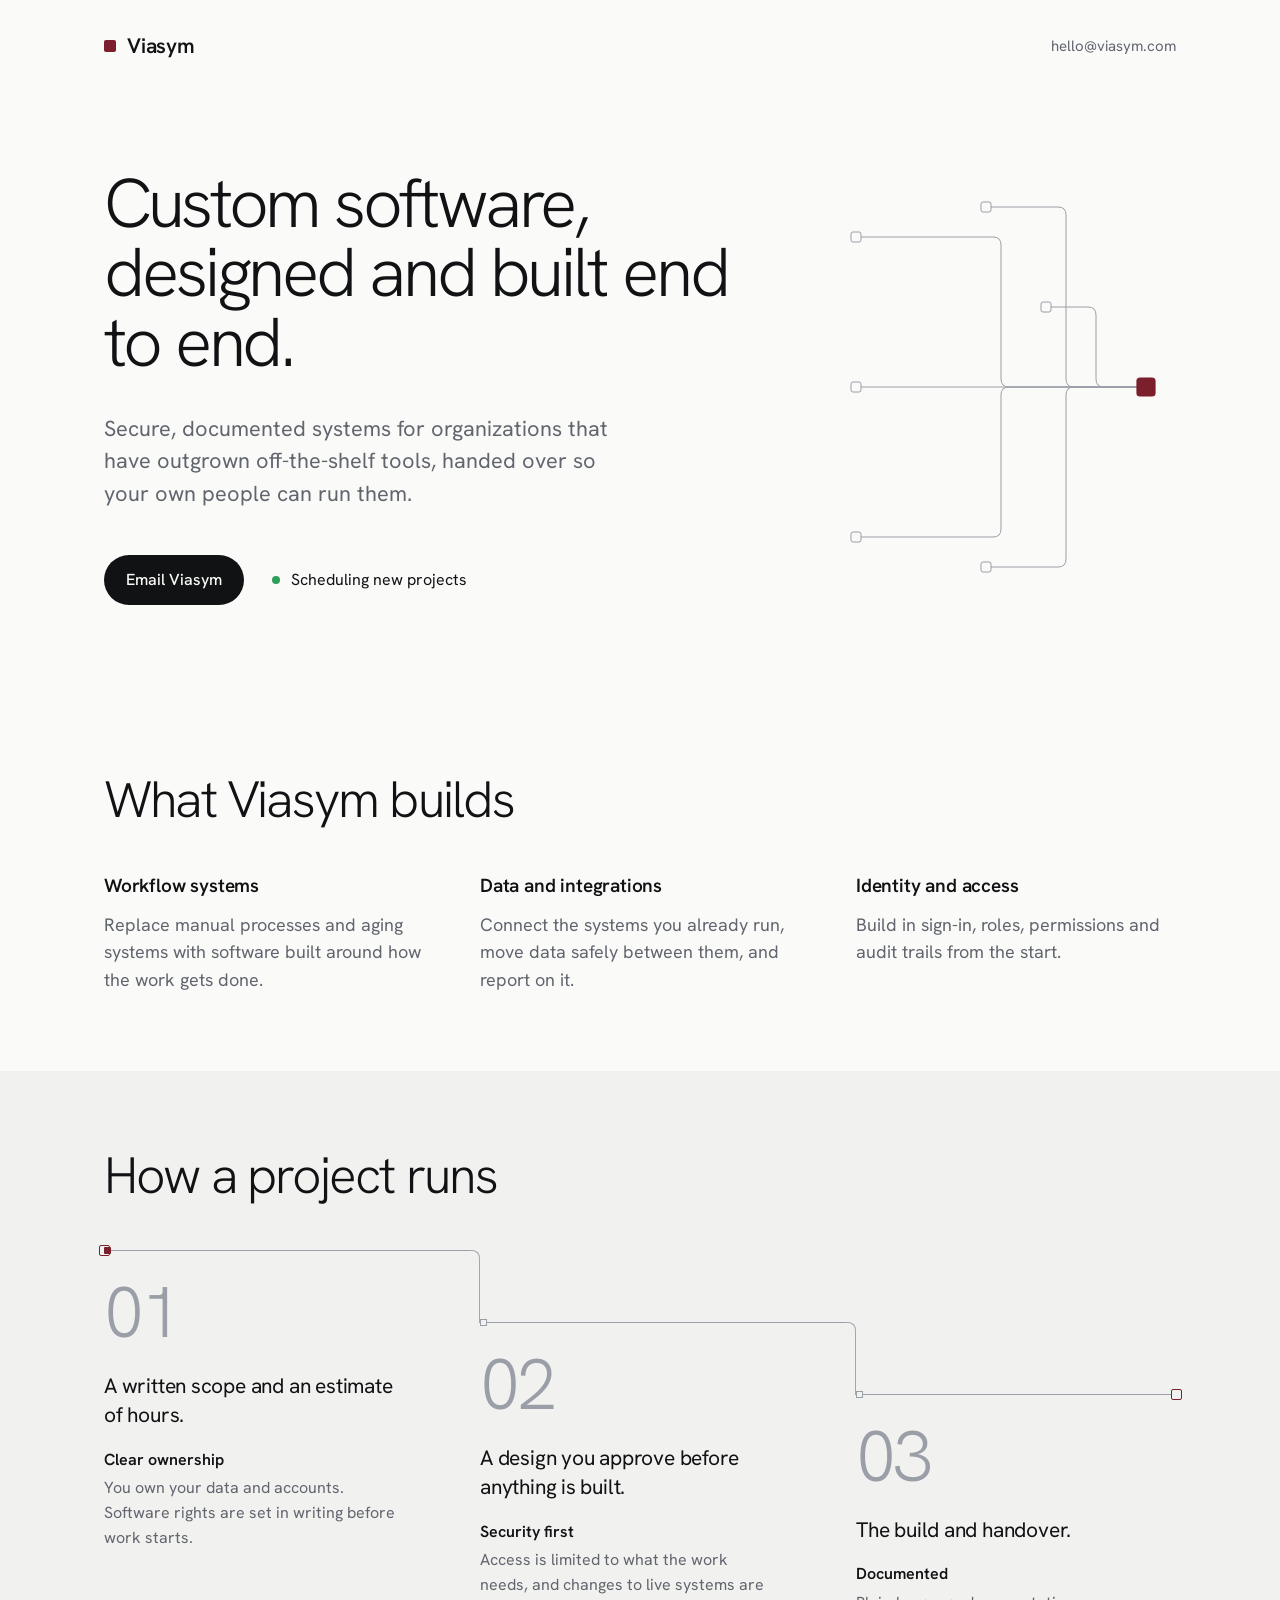
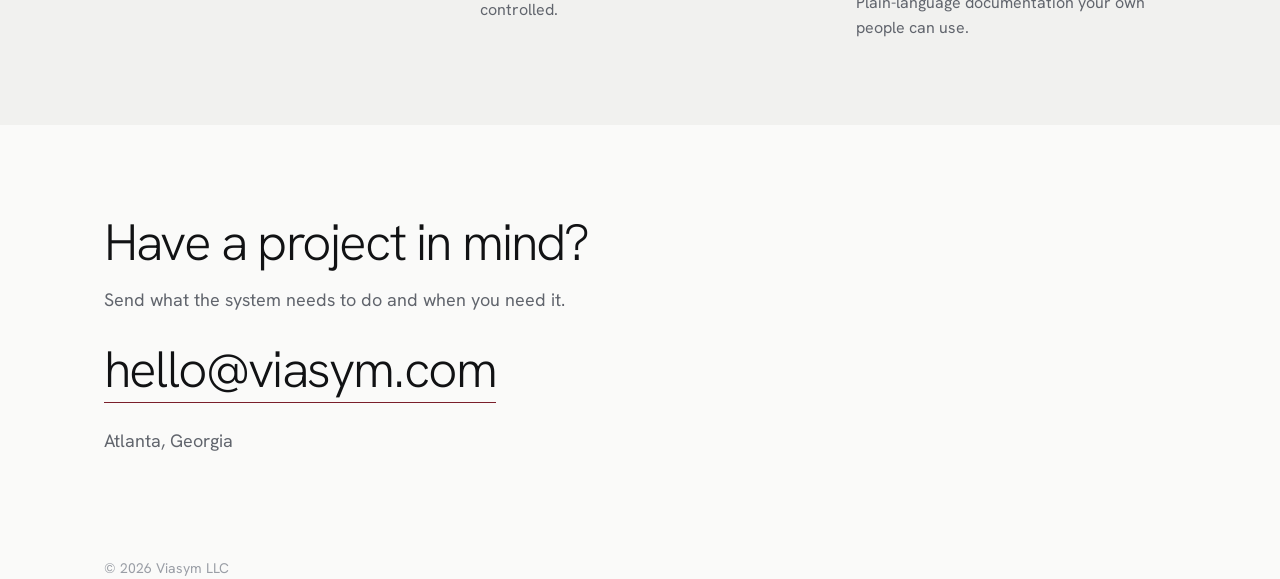
<file: index.html>
<!doctype html>
<html lang="en">
<head>
<meta charset="utf-8">
<meta name="viewport" content="width=device-width, initial-scale=1">
<title>Viasym | Custom software, built end to end</title>
<meta name="description" content="Secure, documented systems for organizations that have outgrown off-the-shelf tools, handed over so your own people can run them.">
<meta name="color-scheme" content="light dark">
<link rel="icon" href="favicon.svg" type="image/svg+xml">
<link rel="preload" href="fonts/hanken-grotesk.woff2" as="font" type="font/woff2" crossorigin>
<link rel="stylesheet" href="styles.css?v=11">
</head>
<body>
<header class="wrap top">
    <a class="mark" href="/"><span></span>Viasym</a>
    <a class="toplink" href="mailto:hello@viasym.com">hello@viasym.com</a>
  </header>
<main>
<section class="wrap hero">
    <div class="hero-text">
    <svg class="net-m" id="netm" viewBox="0 0 340 88" aria-hidden="true" focusable="false">
      <path class="ln" style="--i:0" d="M11 46 H323" pathLength="1"/>
      <path class="ln" style="--i:1" d="M11 10 H90 Q96 10 96 16 V40 Q96 46 102 46 H323" pathLength="1"/>
      <path class="ln" style="--i:2" d="M57 80 H144 Q150 80 150 74 V52 Q150 46 156 46 H323" pathLength="1"/>
      <path class="ln" style="--i:3" d="M123 22 H200 Q206 22 206 28 V40 Q206 46 212 46 H323" pathLength="1"/>
      <path class="ln" style="--i:4" d="M175 66 H244 Q250 66 250 60 V52 Q250 46 256 46 H323" pathLength="1"/>
      <rect class="nd" style="--i:0" x="1" y="41" width="10" height="10" rx="2"/>
      <rect class="nd" style="--i:1" x="1" y="5" width="10" height="10" rx="2"/>
      <rect class="nd" style="--i:2" x="47" y="75" width="10" height="10" rx="2"/>
      <rect class="nd" style="--i:3" x="113" y="17" width="10" height="10" rx="2"/>
      <rect class="nd" style="--i:4" x="165" y="61" width="10" height="10" rx="2"/>
      <rect class="px" x="-3.5" y="-3.5" width="7" height="7" rx="1" opacity="0"><set attributeName="opacity" to="1" begin="2.0s; netm.mouseenter+0.0s"/><animateMotion dur="1.6s" begin="2.0s; netm.mouseenter+0.0s" fill="freeze" calcMode="spline" keyTimes="0;1" keySplines="0.65 0 0.35 1" path="M11 10 H90 Q96 10 96 16 V40 Q96 46 102 46 H323"/><set attributeName="opacity" to="0" begin="3.6s; netm.mouseenter+1.6s"/></rect>
      <rect class="px" x="-3.5" y="-3.5" width="7" height="7" rx="1" opacity="0"><set attributeName="opacity" to="1" begin="2.4s; netm.mouseenter+0.4s"/><animateMotion dur="1.6s" begin="2.4s; netm.mouseenter+0.4s" fill="freeze" calcMode="spline" keyTimes="0;1" keySplines="0.65 0 0.35 1" path="M57 80 H144 Q150 80 150 74 V52 Q150 46 156 46 H323"/><set attributeName="opacity" to="0" begin="4.0s; netm.mouseenter+2.0s"/></rect>
      <rect class="px" x="-3.5" y="-3.5" width="7" height="7" rx="1" opacity="0"><set attributeName="opacity" to="1" begin="2.8s; netm.mouseenter+0.8s"/><animateMotion dur="1.6s" begin="2.8s; netm.mouseenter+0.8s" fill="freeze" calcMode="spline" keyTimes="0;1" keySplines="0.65 0 0.35 1" path="M175 66 H244 Q250 66 250 60 V52 Q250 46 256 46 H323"/><set attributeName="opacity" to="0" begin="4.4s; netm.mouseenter+2.4s"/></rect>
      <rect class="hub" x="323" y="37" width="18" height="18" rx="3"><animate attributeName="fill-opacity" values="1;0.35;1" dur="0.6s" begin="netm.mouseenter+2.4s"/></rect>
      </svg>
    <h1 aria-label="Custom software, designed and built end to end."><span aria-hidden="true"><span class="w"><span style="--i:0">Custom</span></span> <span class="w"><span style="--i:1">software,</span></span> <span class="w"><span style="--i:2">designed</span></span> <span class="w"><span style="--i:3">and</span></span> <span class="w"><span style="--i:4">built</span></span> <span class="w"><span style="--i:5">end</span></span> <span class="w"><span style="--i:6">to</span></span> <span class="w"><span style="--i:7">end.</span></span></span></h1>
    <p>Secure, documented systems for organizations that have outgrown off-the-shelf tools, handed over so your own people can run them.</p>
    <div class="cta">
      <a class="btn" href="mailto:hello@viasym.com">Email Viasym</a>
      <span class="status"><i></i>Scheduling new projects</span>
    </div>
    </div>
    <svg class="net" id="netd" viewBox="0 0 360 420" aria-hidden="true" focusable="false">
      <path class="ln" style="--i:0" d="M45 60 H177.0 Q185.0 60 185.0 68 V202 Q185.0 210 193.0 210 H321" pathLength="1"/>
      <path class="ln" style="--i:1" d="M45 210 H321" pathLength="1"/>
      <path class="ln" style="--i:2" d="M45 360 H177.0 Q185.0 360 185.0 352 V218 Q185.0 210 193.0 210 H321" pathLength="1"/>
      <path class="ln" style="--i:3" d="M175 30 H242.0 Q250.0 30 250.0 38 V202 Q250.0 210 258.0 210 H321" pathLength="1"/>
      <path class="ln" style="--i:4" d="M175 390 H242.0 Q250.0 390 250.0 382 V218 Q250.0 210 258.0 210 H321" pathLength="1"/>
      <path class="ln" style="--i:5" d="M235 130 H272.0 Q280.0 130 280.0 138 V202 Q280.0 210 288.0 210 H321" pathLength="1"/>
      <rect class="nd" style="--i:0" x="35" y="55" width="10" height="10" rx="2"/>
      <rect class="nd" style="--i:1" x="35" y="205" width="10" height="10" rx="2"/>
      <rect class="nd" style="--i:2" x="35" y="355" width="10" height="10" rx="2"/>
      <rect class="nd" style="--i:3" x="165" y="25" width="10" height="10" rx="2"/>
      <rect class="nd" style="--i:4" x="165" y="385" width="10" height="10" rx="2"/>
      <rect class="nd" style="--i:5" x="225" y="125" width="10" height="10" rx="2"/>
      <rect class="px" x="-3.5" y="-3.5" width="7" height="7" rx="1" opacity="0">
        <set attributeName="opacity" to="1" begin="2.0s; netd.mouseenter+0.0s"/>
        <animateMotion dur="1.6s" begin="2.0s; netd.mouseenter+0.0s" fill="freeze" calcMode="spline" keyTimes="0;1" keySplines="0.65 0 0.35 1" path="M45 60 H177.0 Q185.0 60 185.0 68 V202 Q185.0 210 193.0 210 H321"/>
        <set attributeName="opacity" to="0" begin="3.6s; netd.mouseenter+1.6s"/>
      </rect>
      <rect class="px" x="-3.5" y="-3.5" width="7" height="7" rx="1" opacity="0">
        <set attributeName="opacity" to="1" begin="2.4s; netd.mouseenter+0.4s"/>
        <animateMotion dur="1.6s" begin="2.4s; netd.mouseenter+0.4s" fill="freeze" calcMode="spline" keyTimes="0;1" keySplines="0.65 0 0.35 1" path="M45 210 H321"/>
        <set attributeName="opacity" to="0" begin="4.0s; netd.mouseenter+2.0s"/>
      </rect>
      <rect class="px" x="-3.5" y="-3.5" width="7" height="7" rx="1" opacity="0">
        <set attributeName="opacity" to="1" begin="2.8s; netd.mouseenter+0.8s"/>
        <animateMotion dur="1.6s" begin="2.8s; netd.mouseenter+0.8s" fill="freeze" calcMode="spline" keyTimes="0;1" keySplines="0.65 0 0.35 1" path="M235 130 H272.0 Q280.0 130 280.0 138 V202 Q280.0 210 288.0 210 H321"/>
        <set attributeName="opacity" to="0" begin="4.4s; netd.mouseenter+2.4s"/>
      </rect>
      <rect class="hub" x="321" y="201" width="18" height="18" rx="3"><animate attributeName="fill-opacity" values="1;0.35;1" dur="0.6s" begin="netd.mouseenter+2.4s"/></rect>
      </svg>
</section>

  <section class="wrap block">
    <h2>What Viasym builds</h2>
    <div class="cols">
      <div class="item"><h3>Workflow systems</h3><p>Replace manual processes and aging systems with software built around how the work gets done.</p></div>
      <div class="item"><h3>Data and integrations</h3><p>Connect the systems you already run, move data safely between them, and report on it.</p></div>
      <div class="item"><h3>Identity and access</h3><p>Build in sign-in, roles, permissions and audit trails from the start.</p></div>
    </div>
  </section>

  <section class="process">
    <div class="wrap block">
      <h2>How a project runs</h2>
      <ol class="steps">
        <li><span class="start" aria-hidden="true"></span><span class="node" aria-hidden="true"></span><span class="hop" aria-hidden="true"></span>A written scope and an estimate of hours.<span class="std"><b>Clear ownership</b>You own your data and accounts. Software rights are set in writing before work starts.</span></li>
        <li><span class="node" aria-hidden="true"></span><span class="hop" aria-hidden="true"></span>A design you approve before anything is built.<span class="std"><b>Security first</b>Access is limited to what the work needs, and changes to live systems are controlled.</span></li>
        <li><span class="node" aria-hidden="true"></span><span class="end" aria-hidden="true"></span>The build and handover.<span class="std"><b>Documented</b>Plain-language documentation your own people can use.</span></li>
      </ol>
    </div>
  </section>

  <section class="wrap contact">
    <h2>Have a project in mind?</h2>
    <p class="lead">Send what the system needs to do and when you need it.</p>
    <a class="email" href="mailto:hello@viasym.com">hello@viasym.com</a>
    <p class="place">Atlanta, Georgia</p>
  </section>
</main>

<footer class="wrap">© 2026 Viasym LLC</footer>
</body>
</html>
</file>
<file: styles.css>
@font-face{font-family:"Hanken Grotesk";src:url("fonts/hanken-grotesk.woff2") format("woff2");font-weight:100 900;font-display:swap}
:root{
  --paper:#FAFAF9; --ink:#111214; --muted:#61656D; --faint:#9A9EA6; --band:#F1F1EF;
  --maroon:#7A1F2B; --line:#7A1F2B;
  --wrap:1200px; --pad:clamp(20px,5vw,64px);
}
@media (prefers-color-scheme:dark){
  :root{--paper:#0E0F11;--ink:#EEEFF1;--muted:#9EA3AC;--faint:#6B7079;--band:#16171A;--line:#A23A49}
}
*{box-sizing:border-box;margin:0;padding:0}
html{-webkit-text-size-adjust:100%}
body{background:var(--paper);color:var(--ink);font-family:"Hanken Grotesk",system-ui,sans-serif;font-size:18px;line-height:1.55;font-weight:400}
a{color:inherit}
a:focus-visible{outline:2px solid currentColor;outline-offset:4px;border-radius:3px}
.wrap{max-width:var(--wrap);margin:0 auto;padding:0 var(--pad)}

header.top{display:flex;justify-content:space-between;align-items:center;padding-top:30px;padding-bottom:30px}
.mark{font-weight:600;font-size:21px;letter-spacing:-0.01em;text-decoration:none}
.mark span{display:inline-block;width:12px;height:12px;background:var(--maroon);border-radius:2px;margin-right:11px;transform:translateY(-1px)}
.toplink{font-size:15px;color:var(--muted);text-decoration:none}
.toplink:hover{color:var(--ink)}

/* Opening: large, light headline on a neutral canvas. */
.hero{padding-top:clamp(40px,6vw,80px);padding-bottom:clamp(56px,7vw,96px)}
.hero h1{font-weight:300;font-size:clamp(46px,8.2vw,112px);line-height:1;letter-spacing:-0.045em;max-width:13ch}
.hero p{margin-top:36px;font-size:clamp(19px,1.7vw,22px);color:var(--muted);max-width:44ch;line-height:1.5}
.cta{margin-top:44px;display:flex;flex-wrap:wrap;align-items:center;gap:18px 28px}
.btn{display:inline-block;background:var(--ink);color:var(--paper);text-decoration:none;font-weight:500;font-size:16px;padding:15px 26px;border-radius:999px;transition:opacity .15s}
.btn:hover{opacity:.86}
.status{font-size:15px;color:var(--muted);display:flex;align-items:center;gap:10px}
.status i{width:8px;height:8px;border-radius:50%;background:#2E9E5B;box-shadow:0 0 0 4px rgba(46,158,91,.16)}

.block{padding-top:clamp(48px,6vw,80px);padding-bottom:clamp(48px,6vw,80px)}
.block h2,.contact h2{font-weight:300;font-size:clamp(32px,4vw,52px);letter-spacing:-0.035em;line-height:1.08;margin-bottom:clamp(28px,3.5vw,44px)}
.cols{display:grid;grid-template-columns:repeat(3,minmax(0,1fr));gap:40px 56px}
.item h3{font-weight:600;font-size:19px;letter-spacing:-0.01em;margin-bottom:10px}
.item p{color:var(--muted);max-width:34ch}

.process{background:var(--band)}
.steps{list-style:none;counter-reset:s;display:grid;grid-template-columns:repeat(3,minmax(0,1fr));gap:40px 56px}
.steps li{counter-increment:s;font-size:21px;line-height:1.4;letter-spacing:-0.01em;padding-top:26px;border-top:1px solid var(--line);max-width:17ch}
.steps li::before{content:counter(s,decimal-leading-zero);display:block;font-weight:300;font-size:clamp(52px,5.6vw,76px);line-height:1;letter-spacing:-0.04em;color:var(--faint);margin-bottom:22px;font-variant-numeric:tabular-nums}

.contact{padding-top:clamp(56px,7vw,96px);padding-bottom:clamp(64px,8vw,104px)}
.contact h2{margin-bottom:0}
.contact .lead{margin-top:16px;color:var(--muted);max-width:56ch}
.email{display:inline-block;margin-top:28px;font-weight:300;font-size:clamp(30px,4vw,52px);letter-spacing:-0.035em;text-decoration:none;line-height:1.1;border-bottom:1px solid var(--line);padding-bottom:4px;transition:border-bottom-width .15s}
.email:hover{border-bottom-width:3px}
.place{margin-top:24px;color:var(--muted)}
footer{padding-top:28px;padding-bottom:40px;font-size:14px;color:var(--faint)}

@media (max-width:820px){
  .cols,.steps{grid-template-columns:1fr;gap:36px}
  .steps li{max-width:none}
  .toplink{display:none}
}

@keyframes rise{from{opacity:0;transform:translateY(14px)}to{opacity:1;transform:none}}
@keyframes ping{0%{box-shadow:0 0 0 0 rgba(46,158,91,.5)}100%{box-shadow:0 0 0 10px rgba(46,158,91,0)}}
.hero .w{display:inline-block;overflow:hidden;vertical-align:top;padding-bottom:.08em;margin-bottom:-.08em}
.hero .w>span{display:inline-block;animation:wordup .9s cubic-bezier(.16,1,.3,1) both;animation-delay:calc(var(--i)*60ms)}
@keyframes wordup{from{transform:translateY(105%)}to{transform:none}}
.hero p,.hero .cta{animation:rise .8s cubic-bezier(.16,1,.3,1) both}
.hero p{animation-delay:.55s}.hero .cta{animation-delay:.68s}

/* The process line draws once as the steps scroll into view (browsers that support scroll-linked CSS; others show it drawn). */
.steps li{position:relative;border-top:0}
.steps li::after{content:"";position:absolute;left:0;top:0;width:100%;height:1px;background:var(--line);transform-origin:left}
@supports (animation-timeline: view()){
  .steps li::after{transform:scaleX(0);animation:draw linear both;animation-timeline:view();animation-range:entry 30% cover 45%}
  .steps li:nth-child(2)::after{animation-range:entry 40% cover 50%}
  .steps li:nth-child(3)::after{animation-range:entry 50% cover 55%}
  .steps li::before{animation:fadein linear both;animation-timeline:view();animation-range:entry 30% cover 45%}
}
@keyframes draw{to{transform:scaleX(1)}}
@keyframes fadein{from{opacity:0;transform:translateY(10px)}to{opacity:1;transform:none}}
.status i{animation:ping 1.2s ease-out .9s 3 both}
@media (prefers-reduced-motion:reduce){.hero .w>span,.hero p,.hero .cta,.status i,.steps li::after,.steps li::before{animation:none!important;transform:none!important;opacity:1!important}.btn,.email{transition:none}}

/* Connection motif: separate systems wired into one Viasym square. Draws once on load. */
.hero{display:grid;grid-template-columns:minmax(0,1fr) minmax(0,360px);align-items:center;gap:48px}
.net{width:100%;height:auto;max-width:360px;justify-self:end;overflow:visible}
.net .ln{fill:none;stroke:var(--faint);stroke-width:1;stroke-dasharray:1;stroke-dashoffset:1;animation:wire 1.3s cubic-bezier(.65,0,.35,1) forwards;animation-delay:calc(.9s + var(--i)*120ms)}
.net .nd{fill:none;stroke:var(--faint);stroke-width:1;opacity:0;animation:appear .5s ease forwards;animation-delay:calc(.7s + var(--i)*120ms)}
.net .hub{fill:var(--maroon);opacity:0;transform-box:fill-box;transform-origin:center;animation:hub .6s cubic-bezier(.16,1,.3,1) forwards;animation-delay:2.4s}
@keyframes wire{to{stroke-dashoffset:0}}
@keyframes appear{to{opacity:1}}
@keyframes hub{from{opacity:0;transform:scale(.4)}to{opacity:1;transform:none}}
@media (prefers-color-scheme:dark){.net .hub{fill:#A23A49}}

/* Process: one continuous wire through the three steps, a node at each. */
.steps li::after{width:calc(100% + 56px);top:3px}
.steps li:last-child::after{width:100%}
.steps li{padding-top:30px}
.steps li > .node{display:none}
.steps li{background:linear-gradient(var(--maroon),var(--maroon)) 0 0/7px 7px no-repeat}
@media (prefers-color-scheme:dark){.steps li{background-image:linear-gradient(#A23A49,#A23A49)}}

@media (max-width:820px){
  .hero{grid-template-columns:1fr}
  .net{max-width:240px;justify-self:start;order:-1;margin-bottom:8px}
  .steps li::after{width:100%}
}
@media (prefers-reduced-motion:reduce){.net .ln,.net .nd,.net .hub{animation:none!important;stroke-dashoffset:0;opacity:1}}
.hero h1{font-size:clamp(38px,5.4vw,76px);max-width:none}
.steps li{max-width:none;padding-right:24px}

/* Traveling pixels: three pass along their wires into the hub once, then the hub fills. */
.net .px{fill:var(--maroon)}
@media (prefers-color-scheme:dark){.net .px{fill:#A23A49}}
.net .hub{opacity:1;transform:none;fill:transparent;stroke:var(--maroon);stroke-width:1.2;animation:hubfill .4s ease forwards;animation-delay:4.4s}
@media (prefers-color-scheme:dark){.net .hub{stroke:#A23A49}}
@keyframes hubfill{to{fill:var(--maroon)}}
@media (prefers-color-scheme:dark){@keyframes hubfill{to{fill:#A23A49}}}

/* Process: one pixel rides the wire, moved by the reader's scroll. */
.steps{position:relative}
.steps::after{content:"";position:absolute;width:7px;height:7px;background:var(--maroon);top:0;left:0;opacity:0;pointer-events:none}
@media (prefers-color-scheme:dark){.steps::after{background:#A23A49}}
@supports (animation-timeline: view()){
  .steps::after{opacity:1;animation:ride linear both;animation-timeline:view();animation-range:cover 20% cover 75%}
}
@keyframes ride{from{left:0}to{left:calc(100% - 7px)}}
@media (max-width:820px){
  .steps::before{content:"";position:absolute;left:3px;top:3px;bottom:0;width:1px;background:var(--line);opacity:.5}
  @supports (animation-timeline: view()){.steps::after{animation-name:ridedown;animation-range:cover 25% cover 70%}}
}
@keyframes ridedown{from{top:0;left:0}to{top:calc(100% - 7px);left:0}}
@media (prefers-reduced-motion:reduce){
  .net .px{display:none}
  .net .hub{animation:none;fill:var(--maroon)}
  .steps::after{display:none}
}

/* 404 page */
.nf{padding-top:clamp(72px,13vw,176px);padding-bottom:140px}
.nf h1{font-weight:300;font-size:clamp(40px,6vw,72px);letter-spacing:-0.04em;line-height:1.05}
.nf p{margin-top:20px;color:var(--muted)}

/* Phone: a wide, short version of the diagram leads into the headline. */
.net-m{display:none}
.net .ln,.net-m .ln{}
@media (max-width:820px){
  .net{display:none}
  .net-m{display:block;width:100%;max-width:420px;height:auto;overflow:visible;margin-bottom:36px}
  .net-m .ln{fill:none;stroke:var(--faint);stroke-width:1;stroke-dasharray:1;stroke-dashoffset:1;animation:wire 1.3s cubic-bezier(.65,0,.35,1) forwards;animation-delay:calc(.9s + var(--i)*120ms)}
  .net-m .nd{fill:none;stroke:var(--faint);stroke-width:1;opacity:0;animation:appear .5s ease forwards;animation-delay:calc(.7s + var(--i)*120ms)}
  .net-m .px{fill:var(--maroon)}
  .net-m .hub{fill:transparent;stroke:var(--maroon);stroke-width:1.2;animation:hubfill .4s ease forwards;animation-delay:4.4s}
}
@media (max-width:820px) and (prefers-reduced-motion:reduce){
  .net-m .ln,.net-m .nd{animation:none!important;stroke-dashoffset:0;opacity:1}
  .net-m .px{display:none}.net-m .hub{animation:none;fill:var(--maroon)}
}

/* Phone: the process becomes a vertical wire with a node at each step, text set to the right of it. */
@media (max-width:820px){
  .steps{padding-left:30px;gap:40px}
  .steps li{padding-top:0;background:none;padding-right:0}
  .steps li::after{width:7px!important;height:7px;left:-30px;top:6px;background:var(--maroon);transform:none!important;animation:none!important}
  .steps::before{left:3px;top:6px;bottom:6px;opacity:1}
  .steps li::before{margin-bottom:10px}
}
@media (max-width:820px) and (prefers-color-scheme:dark){.steps li::after{background:#A23A49}}

/* Each step carries the standard that applies to it. */
.steps .std{display:block;margin-top:18px;font-size:16px;line-height:1.55;letter-spacing:0;color:var(--muted)}
.steps .std b{display:block;font-weight:600;color:var(--ink);margin-bottom:4px}

/* Desktop journey: the steps descend like a route, joined by the wire; each stop lights as the reader reaches it. */
@media (min-width:821px){
  .steps{gap:40px 56px;align-items:start;padding-bottom:8px}
  .steps li{background:none;position:relative}
  .steps li:nth-child(2){margin-top:72px}
  .steps li:nth-child(3){margin-top:144px}
  .steps::after{display:none}
  .steps li::after{top:3px;width:calc(100% + 56px - 12px)}
  .steps li:last-child::after{width:100%}
  .steps .hop{position:absolute;top:3px;left:calc(100% + 56px - 12px);width:12px;height:73px;border-top:1px solid var(--line);border-right:1px solid var(--line);border-top-right-radius:8px;opacity:.9}
  .steps li > .node{display:block}
  .steps .node{position:absolute;left:0;top:0;width:7px;height:7px;border:1px solid var(--line);background:var(--band);z-index:2;box-sizing:border-box}
  @supports (animation-timeline: view()){
    .steps .node{animation:light linear both;animation-timeline:view();animation-range:entry 60% cover 50%}
  }
}
@keyframes light{to{background:var(--line)}}
@media (min-width:821px) and (prefers-reduced-motion:reduce){.steps .node{animation:none;background:var(--line)}}
@media (max-width:820px){.steps .node,.steps .hop{display:none}}

/* Guided reading: steps not yet reached sit dimmed and brighten as the reader arrives; they stay lit once passed. */
@supports (animation-timeline: view()){
  .steps li{animation:arrive linear both;animation-timeline:view();animation-range:entry 30% cover 40%}
}
@keyframes arrive{from{opacity:.4}to{opacity:1}}
@media (prefers-reduced-motion:reduce){.steps li{animation:none;opacity:1}}

/* Desktop: one data pixel travels the route as the reader scrolls, stop to stop, and rests at 03. */
@media (min-width:821px){
  .steps{position:relative;view-timeline-name:--route}
  .steps::before{content:"";position:absolute;width:7px;height:7px;left:0;top:0;background:var(--maroon);z-index:3;opacity:0;pointer-events:none}
  @supports (animation-timeline: view()){
    .steps::before{opacity:1;animation:route linear both;animation-timeline:--route;animation-range:cover 18% cover 58%}
  }
}
@media (min-width:821px) and (prefers-color-scheme:dark){.steps::before{background:#C24A5B}}
@keyframes route{
  0%{left:0;top:0}
  24%{left:calc((100% - 112px)/3 + 52px);top:0}
  33%{left:calc((100% - 112px)/3 + 52px);top:72px}
  35%{left:calc((100% - 112px)/3 + 56px);top:72px}
  60%{left:calc(2*(100% - 112px)/3 + 108px);top:72px}
  69%{left:calc(2*(100% - 112px)/3 + 108px);top:144px}
  71%{left:calc(2*(100% - 112px)/3 + 112px);top:144px}
  96%,100%{left:calc(100% - 3.5px);top:144px}
}
@media (min-width:821px) and (prefers-reduced-motion:reduce){.steps::before{display:none}}

/* The route ends in a block: the destination. It fills when the data pixel arrives. */
.steps .end{display:none}
@media (min-width:821px){
  .steps li:last-child{position:relative}
  .steps .end{display:block;position:absolute;right:0;top:-3px;width:13px;height:13px;border:1px solid var(--line);border-radius:2px;background:var(--band);z-index:2;box-sizing:border-box}
  @supports (animation-timeline: view()){
    .steps .end{animation:endfill linear both;animation-timeline:--route;animation-range:cover 56% cover 60%}
  }
}
@keyframes endfill{to{background:var(--line)}}
@media (min-width:821px) and (prefers-reduced-motion:reduce){.steps .end{animation:none;background:var(--line)}}

/* Desktop: the route is always drawn; only the data pixel moves. */
@media (min-width:821px){.steps li::after{animation:none!important;transform:none!important}}

/* One motion language: the route uses the opening's small pixel and ends in the same hub, which fills on arrival. */
@media (min-width:821px){
  .steps::before{border-radius:1px;background:var(--line)!important}
  .steps .end{width:18px;height:18px;top:-5.5px;right:-9px;border:1.2px solid var(--line);border-radius:3px;background:transparent}
}
@keyframes endfill{to{background:var(--line)}}
@media (min-width:821px){
  .steps li::after{background:var(--faint)}
  .steps li:last-child::after{width:calc(100% - 9px)}
  .steps .hop{border-color:var(--faint)}
  .steps .node{border-color:var(--faint)}
}
@media (max-width:820px){.steps::before{background:var(--faint)}}

/* The journey starts in an open hub. The data pixel leaves it, lights each step as it passes, and fills the closing hub. */
.steps .start{display:none}
@media (min-width:821px){
  .steps li:first-child{position:relative}
  .steps .start{display:block;position:absolute;left:-9px;top:-5.5px;width:18px;height:18px;border:1.2px solid var(--line);border-radius:3px;background:transparent;z-index:2;box-sizing:border-box}
  .steps li:first-child > .node{display:none}
  .steps li:first-child::after{left:9px;width:calc(100% + 56px - 12px - 9px)}
  .steps li:nth-child(2) > .node{animation:light linear both;animation-timeline:--route;animation-range:cover 31% cover 32.5%}
  .steps li:nth-child(3) > .node{animation:light linear both;animation-timeline:--route;animation-range:cover 45.5% cover 47%}
  .steps .end{animation-range:cover 56% cover 58%}
}
@keyframes route{
  0%{left:-3.5px;top:0}
  24%{left:calc((100% - 112px)/3 + 52px);top:0}
  33%{left:calc((100% - 112px)/3 + 52px);top:72px}
  35%{left:calc((100% - 112px)/3 + 56px);top:72px}
  60%{left:calc(2*(100% - 112px)/3 + 108px);top:72px}
  69%{left:calc(2*(100% - 112px)/3 + 108px);top:144px}
  71%{left:calc(2*(100% - 112px)/3 + 112px);top:144px}
  96%,100%{left:calc(100% - 3.5px);top:144px}
}
@media (min-width:821px) and (prefers-reduced-motion:reduce){.steps li:nth-child(n) > .node{animation:none;background:var(--line)}}
/* Hubs sized to the line: just large enough to hold the 7px pixel. */
@media (min-width:821px){
  .steps .start,.steps .end{width:11px;height:11px;top:-2px;border-width:1px;border-radius:2px}
  .steps .start{left:-5.5px}
  .steps .end{right:-5.5px}
  .steps li:first-child::after{left:5.5px;width:calc(100% + 56px - 12px - 5.5px)}
  .steps li:last-child::after{width:calc(100% - 5.5px)}
}

/* Phone: the same journey on the vertical line. An open hub at the top, one pixel moved by the reader's scroll, steps that light as it passes, a closing hub that fills. */
@media (max-width:820px){
  .steps::after{display:none}
  .steps::before{top:-9px;bottom:-9px}
  .steps li{position:relative;view-timeline-name:--step}
  .steps .start,.steps .end{display:block;position:absolute;left:-32px;width:11px;height:11px;border:1px solid var(--line);border-radius:2px;background:transparent;box-sizing:border-box;z-index:2;animation:none}
  .steps .start{top:-20px}
  .steps .end{top:calc(100% + 9px);background:var(--line)}
  .steps li > .node{display:none}
}
@media (max-width:820px){
  @supports (animation-timeline: view()){
    .steps li:nth-child(n)::after{background:var(--band);border:1px solid var(--faint);box-sizing:border-box;animation:lightm linear both!important;animation-timeline:--step!important;animation-range:cover calc(40vh + 7px) cover calc(40vh + 12px)!important}
    .steps .end{background:transparent;animation:endfill linear both;animation-timeline:--step;animation-range:cover calc(100% - 60vh - 4px) cover calc(100% - 60vh)}
    .steps li > .node{display:block;position:absolute;left:-30px;width:7px;height:7px;border:0;border-radius:1px;background:var(--line);z-index:3;opacity:0;animation-timeline:--step;animation-timing-function:linear;animation-range:cover 40vh cover calc(100% - 60vh + 40px)}
    .steps li:nth-child(1) > .node{animation-name:ride1;animation-fill-mode:backwards}
    .steps li:nth-child(2) > .node{animation-name:ride2;animation-fill-mode:none}
    .steps li:nth-child(3) > .node{animation-name:ride3;animation-fill-mode:forwards;animation-range:cover 40vh cover calc(100% - 60vh)}
  }
}
@keyframes lightm{to{background:var(--line);border-color:var(--line)}}
@keyframes ride1{from{opacity:1;top:-18px}to{opacity:1;top:calc(100% + 46px)}}
@keyframes ride2{from{opacity:1;top:6px}to{opacity:1;top:calc(100% + 46px)}}
@keyframes ride3{from{opacity:1;top:6px}to{opacity:1;top:calc(100% + 11px)}}
@media (max-width:820px) and (prefers-reduced-motion:reduce){
  .steps li > .node{display:none!important}
  .steps li:nth-child(n)::after{animation:none!important;background:var(--line);border-color:var(--line)}
  .steps .end{animation:none;background:var(--line)}
}

/* Call to action: button and status read as one line at one text size. */
.btn{font-size:16px;padding:13px 22px}
.status{font-size:16px;gap:11px;color:var(--ink)}
</file>
